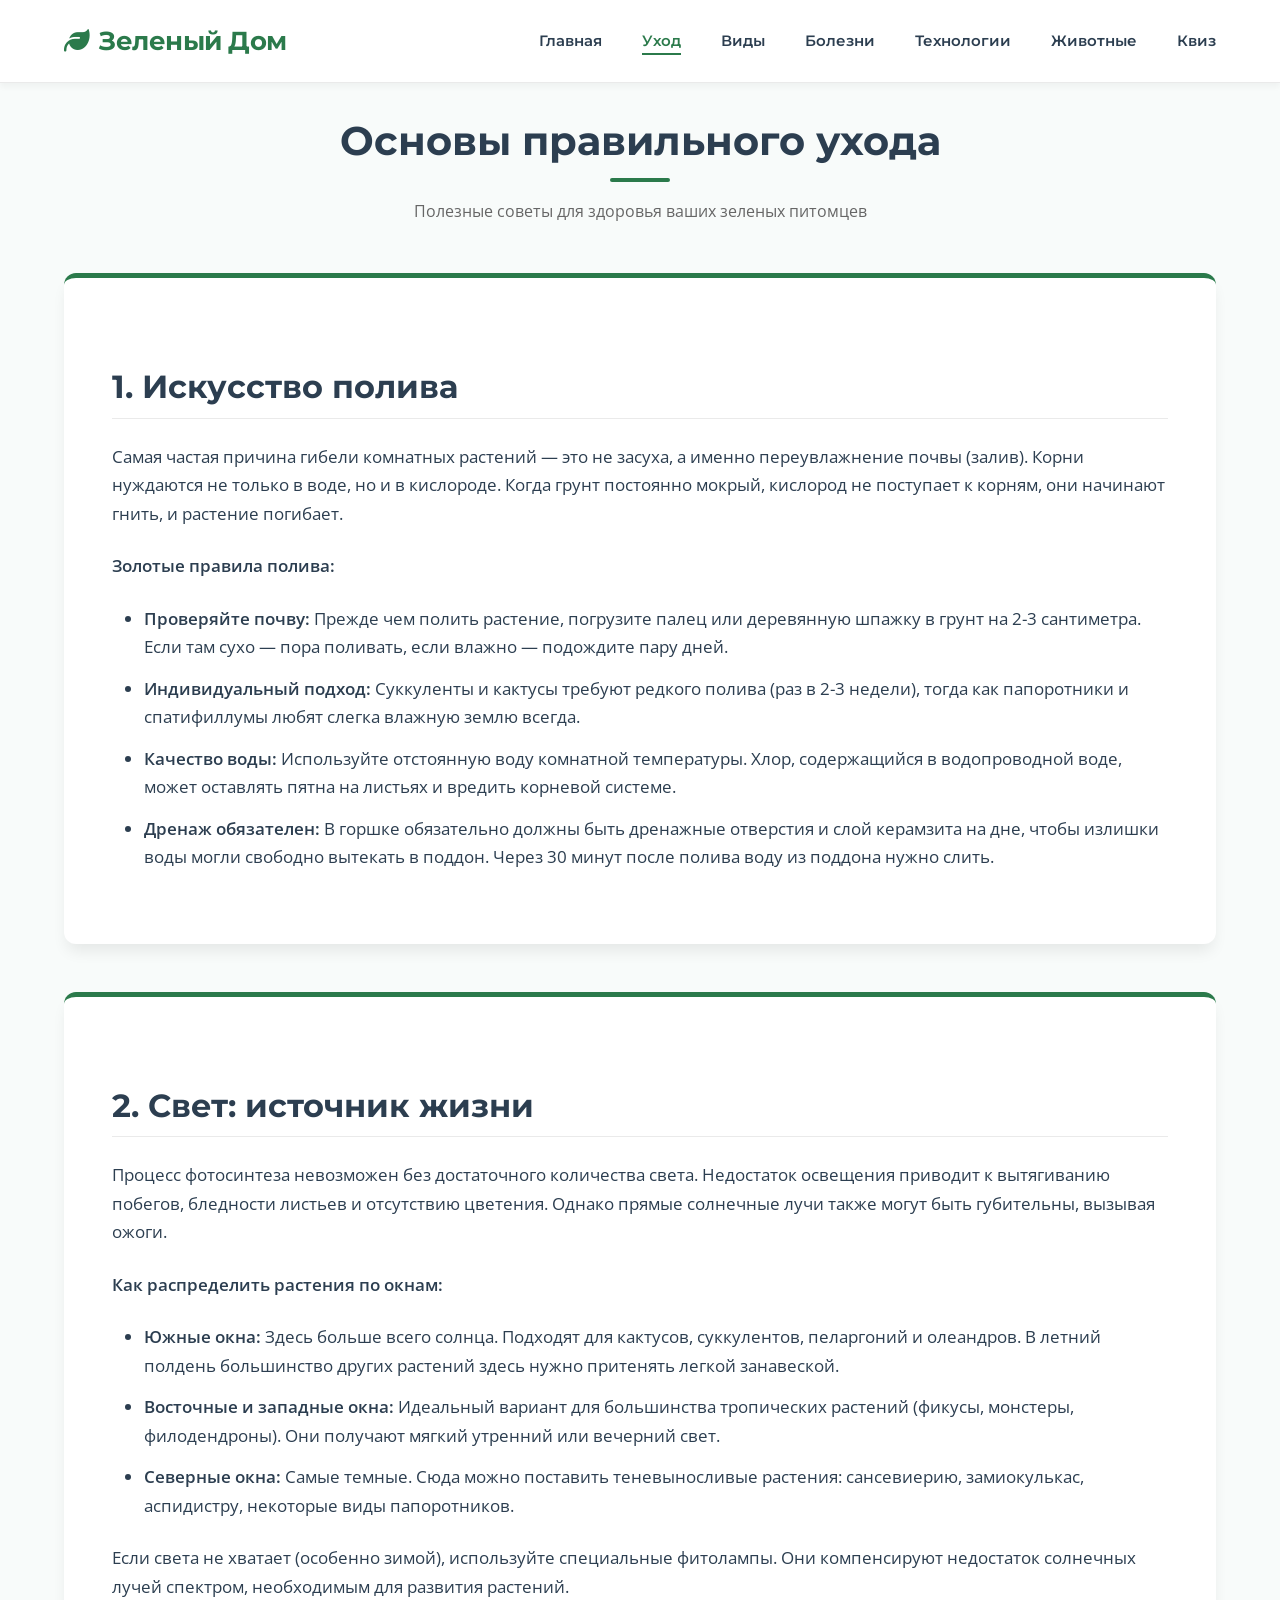
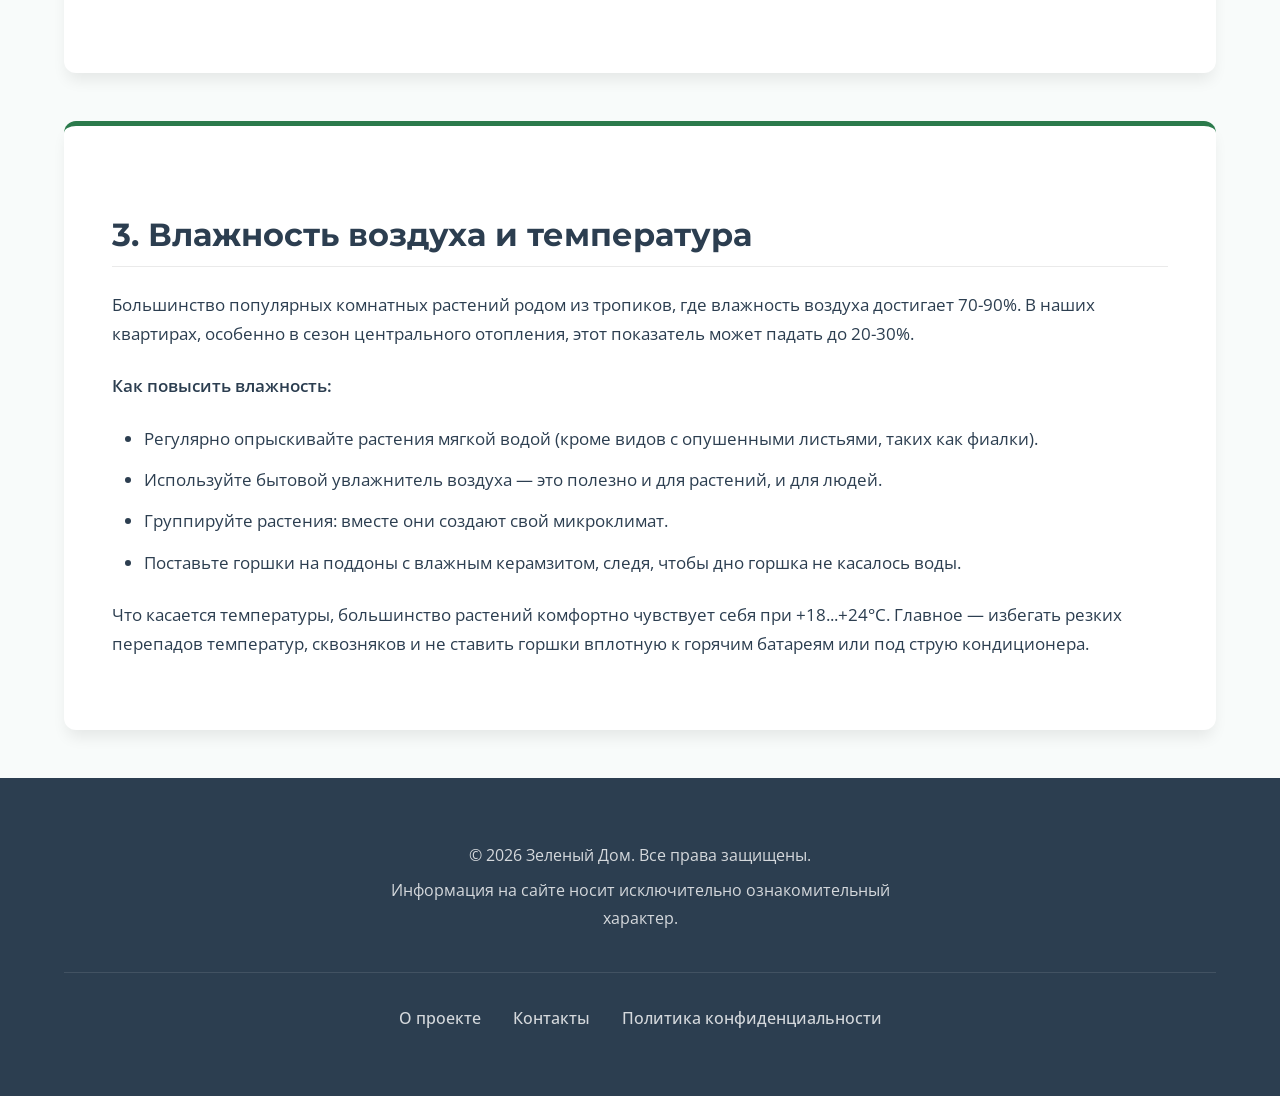
<file: care.html>
<!DOCTYPE html>
<html lang="ru">
<head>
    <meta charset="UTF-8">
    <meta name="viewport" content="width=device-width, initial-scale=1.0">
    <title>Правила ухода за комнатными растениями - Зеленый Дом</title>
    <meta name="description" content="Полное руководство по уходу за комнатными цветами. Как правильно поливать, пересаживать, выбирать грунт и освещение для ваших растений.">
    <link rel="stylesheet" href="css/style.css">
    <link rel="stylesheet" href="https://cdnjs.cloudflare.com/ajax/libs/font-awesome/6.4.0/css/all.min.css">

    <!-- Yandex Autoplacement 20049943 -->
    <script src="https://yandex.ru/ads/system/context.js" async></script>
    <script data-page-id="20049943" src="https://yandex.ru/ads/system/ap-loader.js" async></script>
</head>
<body>

    <header>
        <div class="container navbar">
            <a href="index.html" class="logo">
                <i class="fas fa-leaf"></i> Зеленый Дом
            </a>
            <button class="mobile-menu-btn" aria-label="Меню">
                <i class="fas fa-bars"></i>
            </button>
                        <ul class="nav-links">
                <li><a href="index.html">Главная</a></li>
                <li><a href="care.html" class="active">Уход</a></li>
                <li><a href="best-plants.html">Виды</a></li>
                <li><a href="diseases.html">Болезни</a></li>
                <li><a href="smart-garden.html">Технологии</a></li>
                <li><a href="pet-safe.html">Животные</a></li>
                <li><a href="quiz.html">Квиз</a></li>
            </ul>
        </div>
    </header>

    <div class="container" style="padding-top: 2rem;">
        <h1 class="section-title" style="margin-bottom: 1rem;">Основы правильного ухода</h1>
        <p style="text-align: center; margin-bottom: 3rem; color: #666;">Полезные советы для здоровья ваших зеленых питомцев</p>
        
        <div class="article-content" id="watering">
            <h2>1. Искусство полива</h2>
            <p>Самая частая причина гибели комнатных растений — это не засуха, а именно переувлажнение почвы (залив). Корни нуждаются не только в воде, но и в кислороде. Когда грунт постоянно мокрый, кислород не поступает к корням, они начинают гнить, и растение погибает.</p>
            
            <p><strong>Золотые правила полива:</strong></p>
            <ul>
                <li><strong>Проверяйте почву:</strong> Прежде чем полить растение, погрузите палец или деревянную шпажку в грунт на 2-3 сантиметра. Если там сухо — пора поливать, если влажно — подождите пару дней.</li>
                <li><strong>Индивидуальный подход:</strong> Суккуленты и кактусы требуют редкого полива (раз в 2-3 недели), тогда как папоротники и спатифиллумы любят слегка влажную землю всегда.</li>
                <li><strong>Качество воды:</strong> Используйте отстоянную воду комнатной температуры. Хлор, содержащийся в водопроводной воде, может оставлять пятна на листьях и вредить корневой системе.</li>
                <li><strong>Дренаж обязателен:</strong> В горшке обязательно должны быть дренажные отверстия и слой керамзита на дне, чтобы излишки воды могли свободно вытекать в поддон. Через 30 минут после полива воду из поддона нужно слить.</li>
            </ul>
        </div>

        <div class="article-content" id="lighting">
            <h2>2. Свет: источник жизни</h2>
            <p>Процесс фотосинтеза невозможен без достаточного количества света. Недостаток освещения приводит к вытягиванию побегов, бледности листьев и отсутствию цветения. Однако прямые солнечные лучи также могут быть губительны, вызывая ожоги.</p>
            
            <p><strong>Как распределить растения по окнам:</strong></p>
            <ul>
                <li><strong>Южные окна:</strong> Здесь больше всего солнца. Подходят для кактусов, суккулентов, пеларгоний и олеандров. В летний полдень большинство других растений здесь нужно притенять легкой занавеской.</li>
                <li><strong>Восточные и западные окна:</strong> Идеальный вариант для большинства тропических растений (фикусы, монстеры, филодендроны). Они получают мягкий утренний или вечерний свет.</li>
                <li><strong>Северные окна:</strong> Самые темные. Сюда можно поставить теневыносливые растения: сансевиерию, замиокулькас, аспидистру, некоторые виды папоротников.</li>
            </ul>
            <p>Если света не хватает (особенно зимой), используйте специальные фитолампы. Они компенсируют недостаток солнечных лучей спектром, необходимым для развития растений.</p>
        </div>

        <div class="article-content">
            <h2>3. Влажность воздуха и температура</h2>
            <p>Большинство популярных комнатных растений родом из тропиков, где влажность воздуха достигает 70-90%. В наших квартирах, особенно в сезон центрального отопления, этот показатель может падать до 20-30%.</p>
            
            <p><strong>Как повысить влажность:</strong></p>
            <ul>
                <li>Регулярно опрыскивайте растения мягкой водой (кроме видов с опушенными листьями, таких как фиалки).</li>
                <li>Используйте бытовой увлажнитель воздуха — это полезно и для растений, и для людей.</li>
                <li>Группируйте растения: вместе они создают свой микроклимат.</li>
                <li>Поставьте горшки на поддоны с влажным керамзитом, следя, чтобы дно горшка не касалось воды.</li>
            </ul>
            <p>Что касается температуры, большинство растений комфортно чувствует себя при +18...+24°C. Главное — избегать резких перепадов температур, сквозняков и не ставить горшки вплотную к горячим батареям или под струю кондиционера.</p>
        </div>
    </div>

    <footer>
        <div class="container footer-content">
            <p>&copy; 2026 Зеленый Дом. Все права защищены.</p>
            <p>Информация на сайте носит исключительно ознакомительный характер.</p>
            <ul class="footer-links">
                <li><a href="#">О проекте</a></li>
                <li><a href="#">Контакты</a></li>
                <li><a href="#">Политика конфиденциальности</a></li>
            </ul>
        </div>
    </footer>

    <script src="js/script.js"></script>
</body>
</html>
</file>
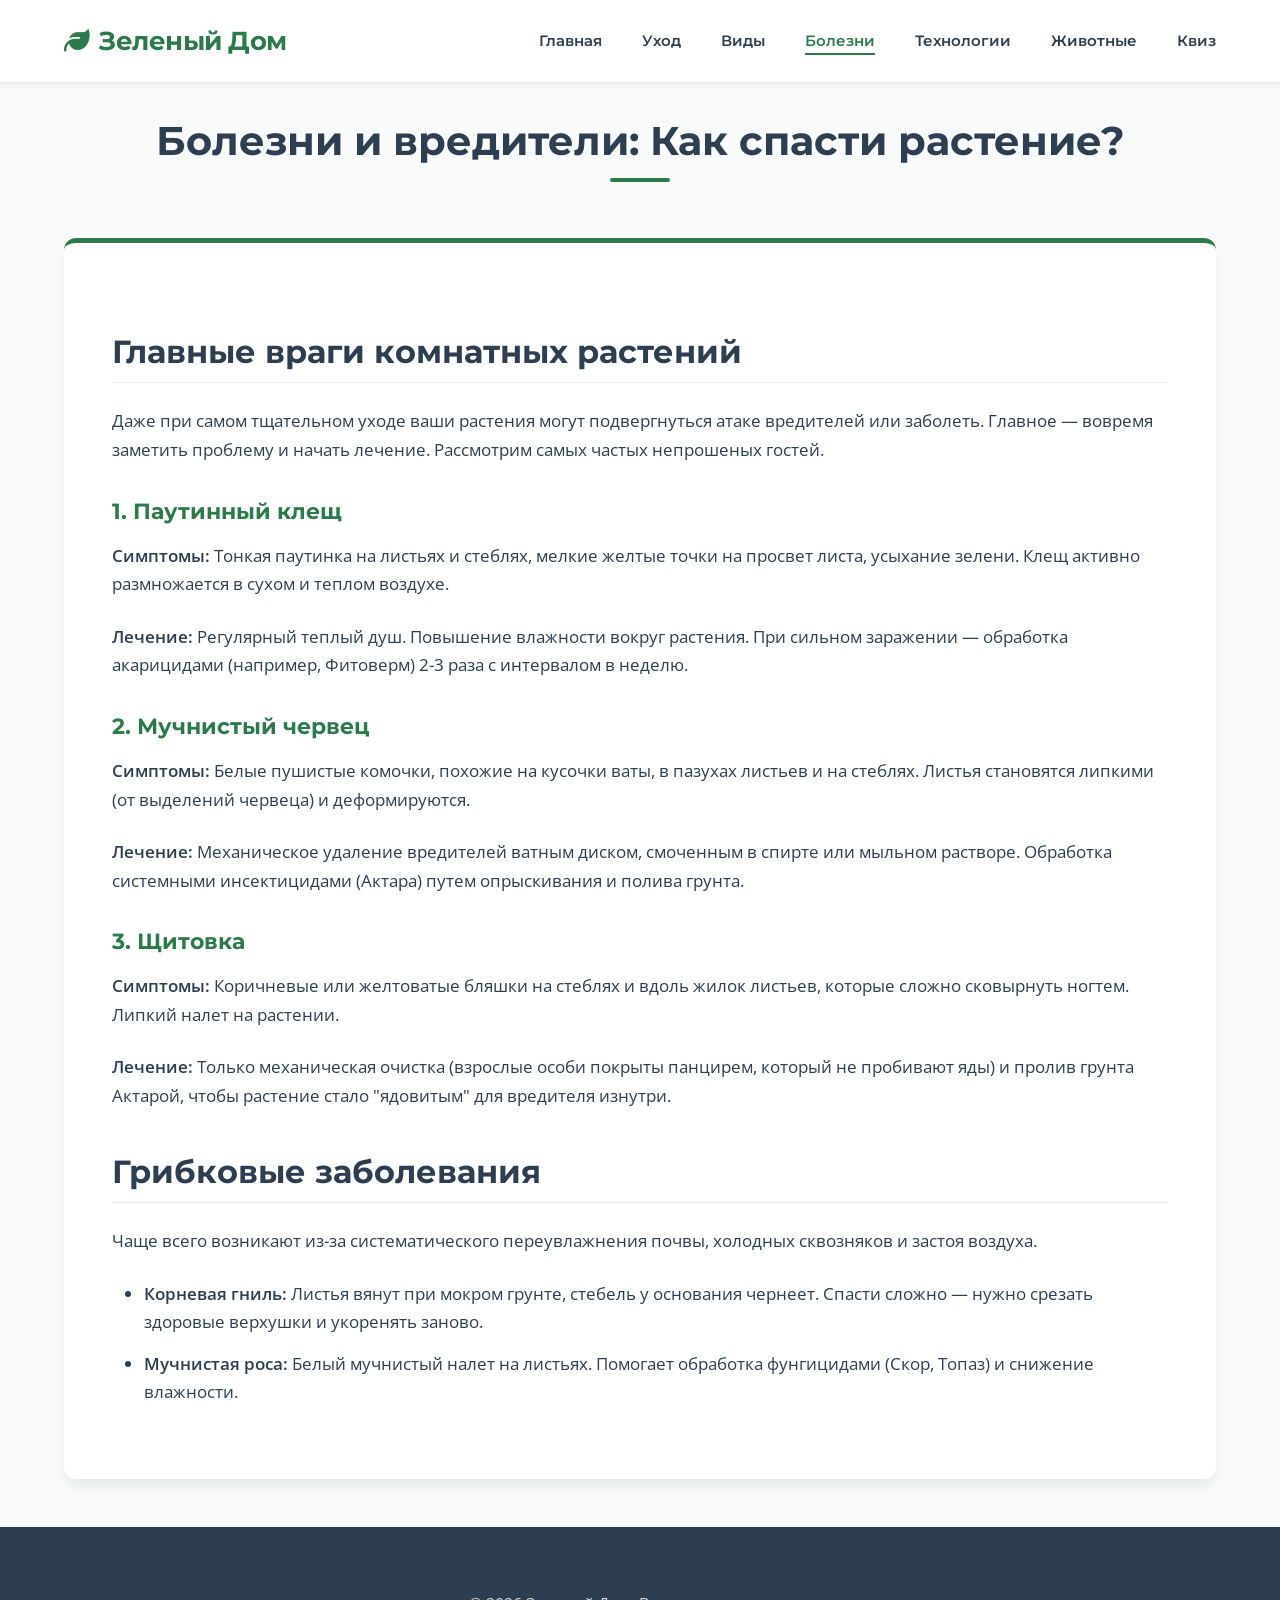
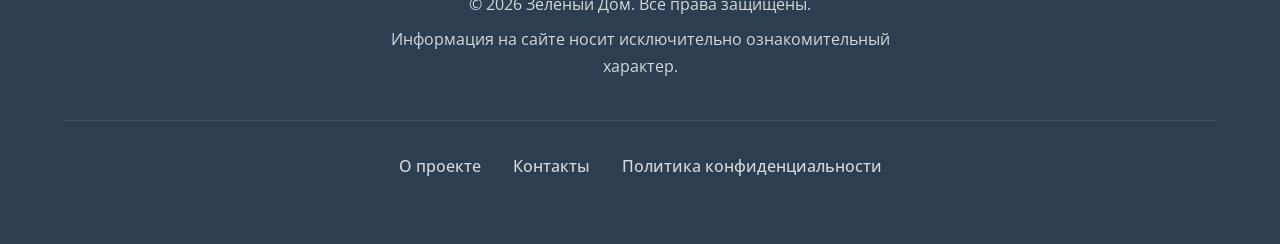
<file: diseases.html>
<!DOCTYPE html>
<html lang="ru">
<head>
    <meta charset="UTF-8">
    <meta name="viewport" content="width=device-width, initial-scale=1.0">
    <title>Болезни и вредители комнатных растений - Зеленый Дом</title>
    <meta name="description" content="Как распознать и вылечить болезни комнатных растений. Способы борьбы с паутинным клещом, тлей и мучнистым червецом.">
    <link rel="stylesheet" href="css/style.css">
    <link rel="stylesheet" href="https://cdnjs.cloudflare.com/ajax/libs/font-awesome/6.4.0/css/all.min.css">

    <!-- Yandex Autoplacement 20049943 -->
    <script src="https://yandex.ru/ads/system/context.js" async></script>
    <script data-page-id="20049943" src="https://yandex.ru/ads/system/ap-loader.js" async></script>
</head>
<body>

    <header>
        <div class="container navbar">
            <a href="index.html" class="logo">
                <i class="fas fa-leaf"></i> Зеленый Дом
            </a>
            <button class="mobile-menu-btn" aria-label="Меню">
                <i class="fas fa-bars"></i>
            </button>
                        <ul class="nav-links">
                <li><a href="index.html">Главная</a></li>
                <li><a href="care.html">Уход</a></li>
                <li><a href="best-plants.html">Виды</a></li>
                <li><a href="diseases.html" class="active">Болезни</a></li>
                <li><a href="smart-garden.html">Технологии</a></li>
                <li><a href="pet-safe.html">Животные</a></li>
                <li><a href="quiz.html">Квиз</a></li>
            </ul>
        </div>
    </header>

    <div class="container" style="padding-top: 2rem;">
        <h1 class="section-title">Болезни и вредители: Как спасти растение?</h1>
        
        <div class="article-content">
            <h2>Главные враги комнатных растений</h2>
            <p>Даже при самом тщательном уходе ваши растения могут подвергнуться атаке вредителей или заболеть. Главное — вовремя заметить проблему и начать лечение. Рассмотрим самых частых непрошеных гостей.</p>
            
            <h3>1. Паутинный клещ</h3>
            <p><strong>Симптомы:</strong> Тонкая паутинка на листьях и стеблях, мелкие желтые точки на просвет листа, усыхание зелени. Клещ активно размножается в сухом и теплом воздухе.</p>
            <p><strong>Лечение:</strong> Регулярный теплый душ. Повышение влажности вокруг растения. При сильном заражении — обработка акарицидами (например, Фитоверм) 2-3 раза с интервалом в неделю.</p>

            <h3>2. Мучнистый червец</h3>
            <p><strong>Симптомы:</strong> Белые пушистые комочки, похожие на кусочки ваты, в пазухах листьев и на стеблях. Листья становятся липкими (от выделений червеца) и деформируются.</p>
            <p><strong>Лечение:</strong> Механическое удаление вредителей ватным диском, смоченным в спирте или мыльном растворе. Обработка системными инсектицидами (Актара) путем опрыскивания и полива грунта.</p>

            <h3>3. Щитовка</h3>
            <p><strong>Симптомы:</strong> Коричневые или желтоватые бляшки на стеблях и вдоль жилок листьев, которые сложно сковырнуть ногтем. Липкий налет на растении.</p>
            <p><strong>Лечение:</strong> Только механическая очистка (взрослые особи покрыты панцирем, который не пробивают яды) и пролив грунта Актарой, чтобы растение стало "ядовитым" для вредителя изнутри.</p>

            <h2>Грибковые заболевания</h2>
            <p>Чаще всего возникают из-за систематического переувлажнения почвы, холодных сквозняков и застоя воздуха.</p>
            <ul>
                <li><strong>Корневая гниль:</strong> Листья вянут при мокром грунте, стебель у основания чернеет. Спасти сложно — нужно срезать здоровые верхушки и укоренять заново.</li>
                <li><strong>Мучнистая роса:</strong> Белый мучнистый налет на листьях. Помогает обработка фунгицидами (Скор, Топаз) и снижение влажности.</li>
            </ul>
        </div>
    </div>

    <footer>
        <div class="container footer-content">
            <p>&copy; 2026 Зеленый Дом. Все права защищены.</p>
            <p>Информация на сайте носит исключительно ознакомительный характер.</p>
            <ul class="footer-links">
                <li><a href="#">О проекте</a></li>
                <li><a href="#">Контакты</a></li>
                <li><a href="#">Политика конфиденциальности</a></li>
            </ul>
        </div>
    </footer>

    <script src="js/script.js"></script>
</body>
</html>
</file>
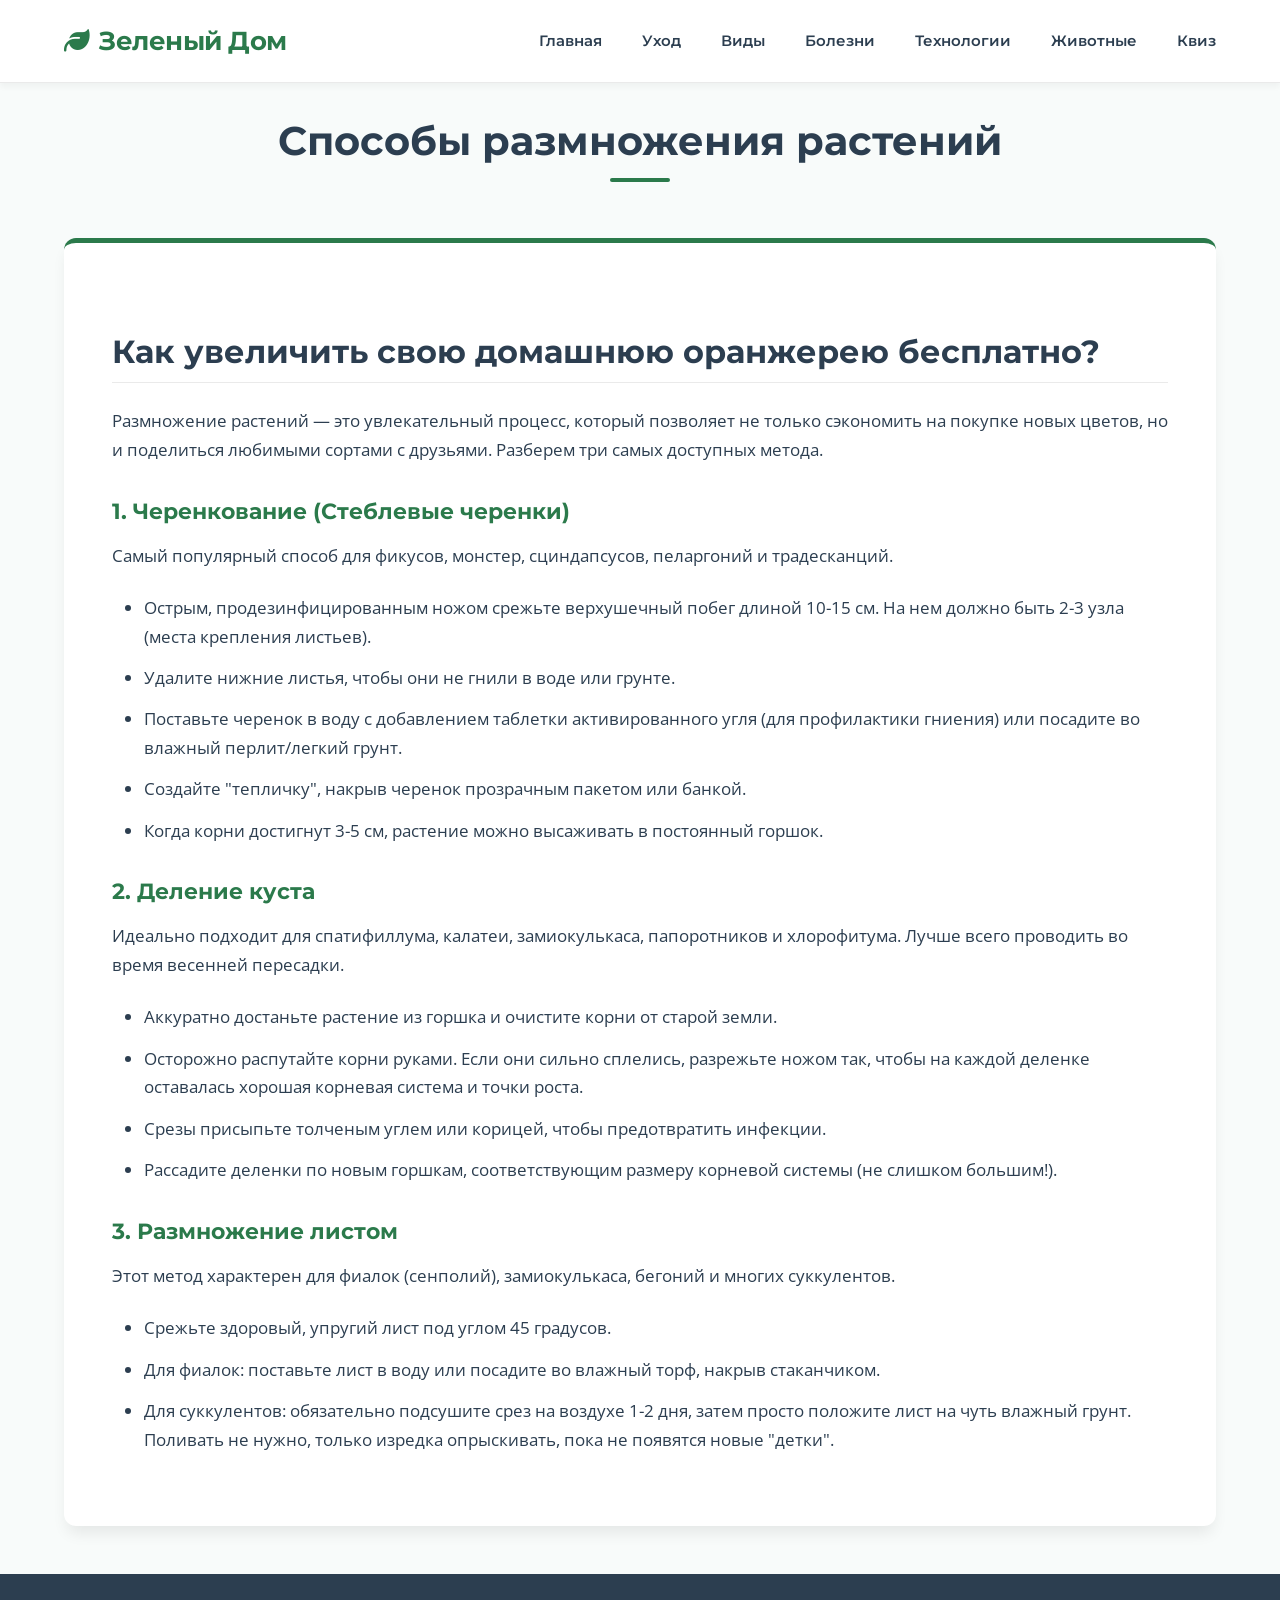
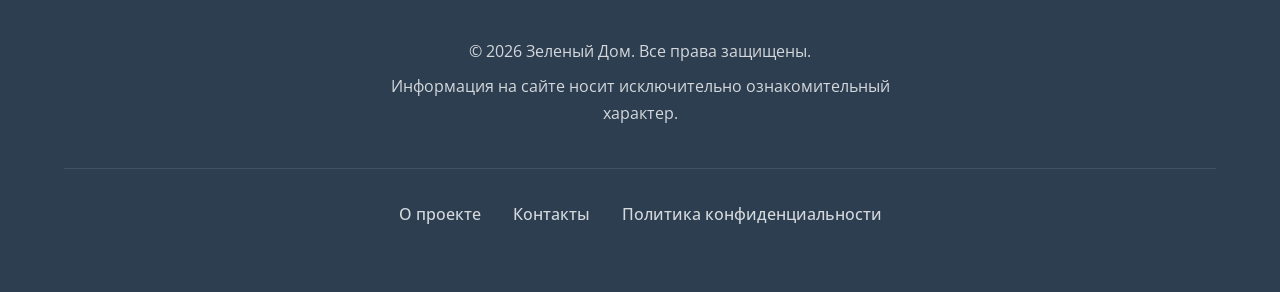
<file: propagation.html>
<!DOCTYPE html>
<html lang="ru">
<head>
    <meta charset="UTF-8">
    <meta name="viewport" content="width=device-width, initial-scale=1.0">
    <title>Размножение комнатных растений - Зеленый Дом</title>
    <meta name="description" content="Узнайте, как легко размножить комнатные растения черенками, делением куста или листом. Подробное руководство.">
    <link rel="stylesheet" href="css/style.css">
    <link rel="stylesheet" href="https://cdnjs.cloudflare.com/ajax/libs/font-awesome/6.4.0/css/all.min.css">

    <!-- Yandex Autoplacement 20049943 -->
    <script src="https://yandex.ru/ads/system/context.js" async></script>
    <script data-page-id="20049943" src="https://yandex.ru/ads/system/ap-loader.js" async></script>
</head>
<body>

    <header>
        <div class="container navbar">
            <a href="index.html" class="logo">
                <i class="fas fa-leaf"></i> Зеленый Дом
            </a>
            <button class="mobile-menu-btn" aria-label="Меню">
                <i class="fas fa-bars"></i>
            </button>
                        <ul class="nav-links">
                <li><a href="index.html">Главная</a></li>
                <li><a href="care.html">Уход</a></li>
                <li><a href="best-plants.html">Виды</a></li>
                <li><a href="diseases.html">Болезни</a></li>
                <li><a href="smart-garden.html">Технологии</a></li>
                <li><a href="pet-safe.html">Животные</a></li>
                <li><a href="quiz.html">Квиз</a></li>
            </ul>
        </div>
    </header>

    <div class="container" style="padding-top: 2rem;">
        <h1 class="section-title">Способы размножения растений</h1>
        
        <div class="article-content">
            <h2>Как увеличить свою домашнюю оранжерею бесплатно?</h2>
            <p>Размножение растений — это увлекательный процесс, который позволяет не только сэкономить на покупке новых цветов, но и поделиться любимыми сортами с друзьями. Разберем три самых доступных метода.</p>
            
            <h3>1. Черенкование (Стеблевые черенки)</h3>
            <p>Самый популярный способ для фикусов, монстер, сциндапсусов, пеларгоний и традесканций.</p>
            <ul>
                <li>Острым, продезинфицированным ножом срежьте верхушечный побег длиной 10-15 см. На нем должно быть 2-3 узла (места крепления листьев).</li>
                <li>Удалите нижние листья, чтобы они не гнили в воде или грунте.</li>
                <li>Поставьте черенок в воду с добавлением таблетки активированного угля (для профилактики гниения) или посадите во влажный перлит/легкий грунт.</li>
                <li>Создайте "тепличку", накрыв черенок прозрачным пакетом или банкой.</li>
                <li>Когда корни достигнут 3-5 см, растение можно высаживать в постоянный горшок.</li>
            </ul>

            <h3>2. Деление куста</h3>
            <p>Идеально подходит для спатифиллума, калатеи, замиокулькаса, папоротников и хлорофитума. Лучше всего проводить во время весенней пересадки.</p>
            <ul>
                <li>Аккуратно достаньте растение из горшка и очистите корни от старой земли.</li>
                <li>Осторожно распутайте корни руками. Если они сильно сплелись, разрежьте ножом так, чтобы на каждой деленке оставалась хорошая корневая система и точки роста.</li>
                <li>Срезы присыпьте толченым углем или корицей, чтобы предотвратить инфекции.</li>
                <li>Рассадите деленки по новым горшкам, соответствующим размеру корневой системы (не слишком большим!).</li>
            </ul>

            <h3>3. Размножение листом</h3>
            <p>Этот метод характерен для фиалок (сенполий), замиокулькаса, бегоний и многих суккулентов.</p>
            <ul>
                <li>Срежьте здоровый, упругий лист под углом 45 градусов.</li>
                <li>Для фиалок: поставьте лист в воду или посадите во влажный торф, накрыв стаканчиком.</li>
                <li>Для суккулентов: обязательно подсушите срез на воздухе 1-2 дня, затем просто положите лист на чуть влажный грунт. Поливать не нужно, только изредка опрыскивать, пока не появятся новые "детки".</li>
            </ul>
        </div>
    </div>

    <footer>
        <div class="container footer-content">
            <p>&copy; 2026 Зеленый Дом. Все права защищены.</p>
            <p>Информация на сайте носит исключительно ознакомительный характер.</p>
            <ul class="footer-links">
                <li><a href="#">О проекте</a></li>
                <li><a href="#">Контакты</a></li>
                <li><a href="#">Политика конфиденциальности</a></li>
            </ul>
        </div>
    </footer>

    <script src="js/script.js"></script>
</body>
</html>
</file>
<file: css/style.css>
@import url('https://fonts.googleapis.com/css2?family=Montserrat:wght@300;400;500;600;700&family=Open+Sans:wght@400;600&display=swap');

:root {
    --primary-color: #2b7a4b;
    --primary-light: #439a66;
    --primary-dark: #1b4f31;
    --secondary-color: #f7c325;
    --text-color: #2c3e50;
    --text-light: #596e79;
    --light-bg: #f8fbfa;
    --white: #ffffff;
    --border-color: #eaeaea;
    --shadow-sm: 0 4px 6px rgba(0, 0, 0, 0.04);
    --shadow-md: 0 10px 15px -3px rgba(0, 0, 0, 0.08);
    --shadow-lg: 0 20px 25px -5px rgba(0, 0, 0, 0.1);
    --transition: all 0.3s cubic-bezier(0.25, 0.8, 0.25, 1);
}

* {
    margin: 0;
    padding: 0;
    box-sizing: border-box;
}

body {
    font-family: 'Open Sans', sans-serif;
    line-height: 1.7;
    color: var(--text-color);
    background-color: var(--light-bg);
}

h1, h2, h3, h4, h5, h6 {
    font-family: 'Montserrat', sans-serif;
    font-weight: 700;
    line-height: 1.3;
}

header {
    background-color: rgba(255, 255, 255, 0.95);
    backdrop-filter: blur(10px);
    box-shadow: var(--shadow-sm);
    position: sticky;
    top: 0;
    z-index: 1000;
    border-bottom: 1px solid var(--border-color);
}

.container {
    width: 90%;
    max-width: 1200px;
    margin: 0 auto;
}

.navbar {
    display: flex;
    justify-content: space-between;
    align-items: center;
    padding: 1.2rem 0;
}

.logo {
    font-family: 'Montserrat', sans-serif;
    font-size: 1.6rem;
    font-weight: 700;
    color: var(--primary-color);
    text-decoration: none;
    display: flex;
    align-items: center;
    gap: 0.6rem;
    letter-spacing: -0.5px;
}

.nav-links {
    list-style: none;
    display: flex;
    gap: 2.5rem;
}

.nav-links a {
    text-decoration: none;
    color: var(--text-color);
    font-weight: 600;
    font-size: 0.95rem;
    font-family: 'Montserrat', sans-serif;
    transition: var(--transition);
    position: relative;
}

.nav-links a::after {
    content: '';
    position: absolute;
    width: 0;
    height: 2px;
    bottom: -5px;
    left: 0;
    background-color: var(--primary-color);
    transition: var(--transition);
}

.nav-links a:hover::after,
.nav-links a.active::after {
    width: 100%;
}

.nav-links a:hover,
.nav-links a.active {
    color: var(--primary-color);
}

.hero {
    background: linear-gradient(to right, rgba(27, 79, 49, 0.85), rgba(43, 122, 75, 0.7)), url('https://images.unsplash.com/photo-1466692476877-3802377a0c7c?ixlib=rb-4.0.3&auto=format&fit=crop&w=1920&q=80') center/cover;
    height: 70vh;
    min-height: 500px;
    display: flex;
    align-items: center;
    justify-content: center;
    text-align: center;
    color: var(--white);
    padding: 0 20px;
}

.hero-content {
    animation: fadeIn 1s ease-out;
}

@keyframes fadeIn {
    from { opacity: 0; transform: translateY(20px); }
    to { opacity: 1; transform: translateY(0); }
}

.hero-content h1 {
    font-size: 3.5rem;
    margin-bottom: 1.5rem;
    text-shadow: 0 2px 4px rgba(0,0,0,0.3);
}

.hero-content p {
    font-size: 1.25rem;
    margin-bottom: 2.5rem;
    max-width: 700px;
    margin-left: auto;
    margin-right: auto;
    font-weight: 300;
    opacity: 0.9;
}

.btn {
    display: inline-block;
    background-color: var(--primary-color);
    color: var(--white);
    padding: 1rem 2.5rem;
    text-decoration: none;
    border-radius: 50px;
    font-weight: 600;
    font-family: 'Montserrat', sans-serif;
    transition: var(--transition);
    border: 2px solid transparent;
    box-shadow: 0 4px 15px rgba(43, 122, 75, 0.4);
    cursor: pointer;
}

.btn:hover {
    background-color: var(--white);
    color: var(--primary-color);
    border-color: var(--primary-color);
    transform: translateY(-2px);
    box-shadow: 0 6px 20px rgba(43, 122, 75, 0.6);
}

.section {
    padding: 5rem 0;
}

.section-title {
    text-align: center;
    font-size: 2.5rem;
    margin-bottom: 3.5rem;
    color: var(--text-color);
    position: relative;
    padding-bottom: 15px;
}

.section-title::after {
    content: '';
    position: absolute;
    width: 60px;
    height: 4px;
    background-color: var(--primary-color);
    bottom: 0;
    left: 50%;
    transform: translateX(-50%);
    border-radius: 2px;
}

.grid {
    display: grid;
    grid-template-columns: repeat(auto-fit, minmax(320px, 1fr));
    gap: 2.5rem;
}

.card {
    background-color: var(--white);
    border-radius: 12px;
    overflow: hidden;
    box-shadow: var(--shadow-md);
    transition: var(--transition);
    border: 1px solid var(--border-color);
    display: flex;
    flex-direction: column;
}

.card:hover {
    transform: translateY(-10px);
    box-shadow: var(--shadow-lg);
    border-color: var(--primary-light);
}

.card-img {
    width: 100%;
    height: 240px;
    object-fit: cover;
    transition: var(--transition);
}

.card:hover .card-img {
    transform: scale(1.05);
}

.card-content {
    padding: 2rem;
    flex-grow: 1;
    display: flex;
    flex-direction: column;
}

.card-title {
    font-size: 1.4rem;
    margin-bottom: 1rem;
    color: var(--text-color);
}

.card-content p {
    color: var(--text-light);
    margin-bottom: 1.5rem;
    flex-grow: 1;
}

.article-content {
    background-color: var(--white);
    padding: 3rem;
    border-radius: 12px;
    box-shadow: var(--shadow-md);
    margin-bottom: 3rem;
    border-top: 5px solid var(--primary-color);
}

.article-content h2 {
    color: var(--text-color);
    font-size: 2rem;
    margin-top: 2.5rem;
    margin-bottom: 1.5rem;
    border-bottom: 1px solid var(--border-color);
    padding-bottom: 10px;
}

.article-content h3 {
    color: var(--primary-color);
    font-size: 1.4rem;
    margin-top: 2rem;
    margin-bottom: 1rem;
}

.article-content p {
    margin-bottom: 1.5rem;
    font-size: 1.05rem;
}

.article-content ul {
    margin-bottom: 1.5rem;
    padding-left: 2rem;
}

.article-content li {
    margin-bottom: 0.8rem;
    font-size: 1.05rem;
}

.article-content strong {
    color: var(--text-color);
    font-weight: 600;
}

/* Footer Styling */
footer {
    background-color: var(--text-color);
    color: rgba(255, 255, 255, 0.8);
    padding: 4rem 0 2rem;
    margin-top: auto;
}

.footer-content {
    display: flex;
    flex-direction: column;
    align-items: center;
    text-align: center;
}

.footer-logo {
    font-family: 'Montserrat', sans-serif;
    font-size: 1.8rem;
    color: var(--white);
    margin-bottom: 1rem;
    display: flex;
    align-items: center;
    gap: 10px;
    font-weight: 700;
}

.footer-content p {
    margin-bottom: 0.5rem;
    max-width: 500px;
}

.footer-links {
    list-style: none;
    display: flex;
    justify-content: center;
    gap: 2rem;
    margin: 2rem 0;
    padding-top: 2rem;
    border-top: 1px solid rgba(255, 255, 255, 0.1);
    width: 100%;
}

.footer-links a {
    color: rgba(255, 255, 255, 0.8);
    text-decoration: none;
    transition: var(--transition);
    font-weight: 500;
}

.footer-links a:hover {
    color: var(--secondary-color);
}

/* Mobile Responsiveness */
.mobile-menu-btn {
    display: none;
    background: none;
    border: none;
    font-size: 1.8rem;
    cursor: pointer;
    color: var(--text-color);
    transition: var(--transition);
}

.mobile-menu-btn:hover {
    color: var(--primary-color);
}

@media (max-width: 768px) {
    .nav-links {
        display: none;
        flex-direction: column;
        width: 100%;
        position: absolute;
        top: 70px;
        left: 0;
        background-color: var(--white);
        padding: 1.5rem 0;
        text-align: center;
        box-shadow: var(--shadow-md);
        gap: 1.5rem;
    }
    
    .nav-links.active {
        display: flex;
    }
    
    .mobile-menu-btn {
        display: block;
    }
    
    .hero-content h1 {
        font-size: 2.2rem;
    }
    
    .hero {
        height: 50vh;
        min-height: 400px;
    }
    
    .article-content {
        padding: 1.5rem;
    }
    
    .footer-links {
        flex-direction: column;
        gap: 1rem;
    }
}
</file>
